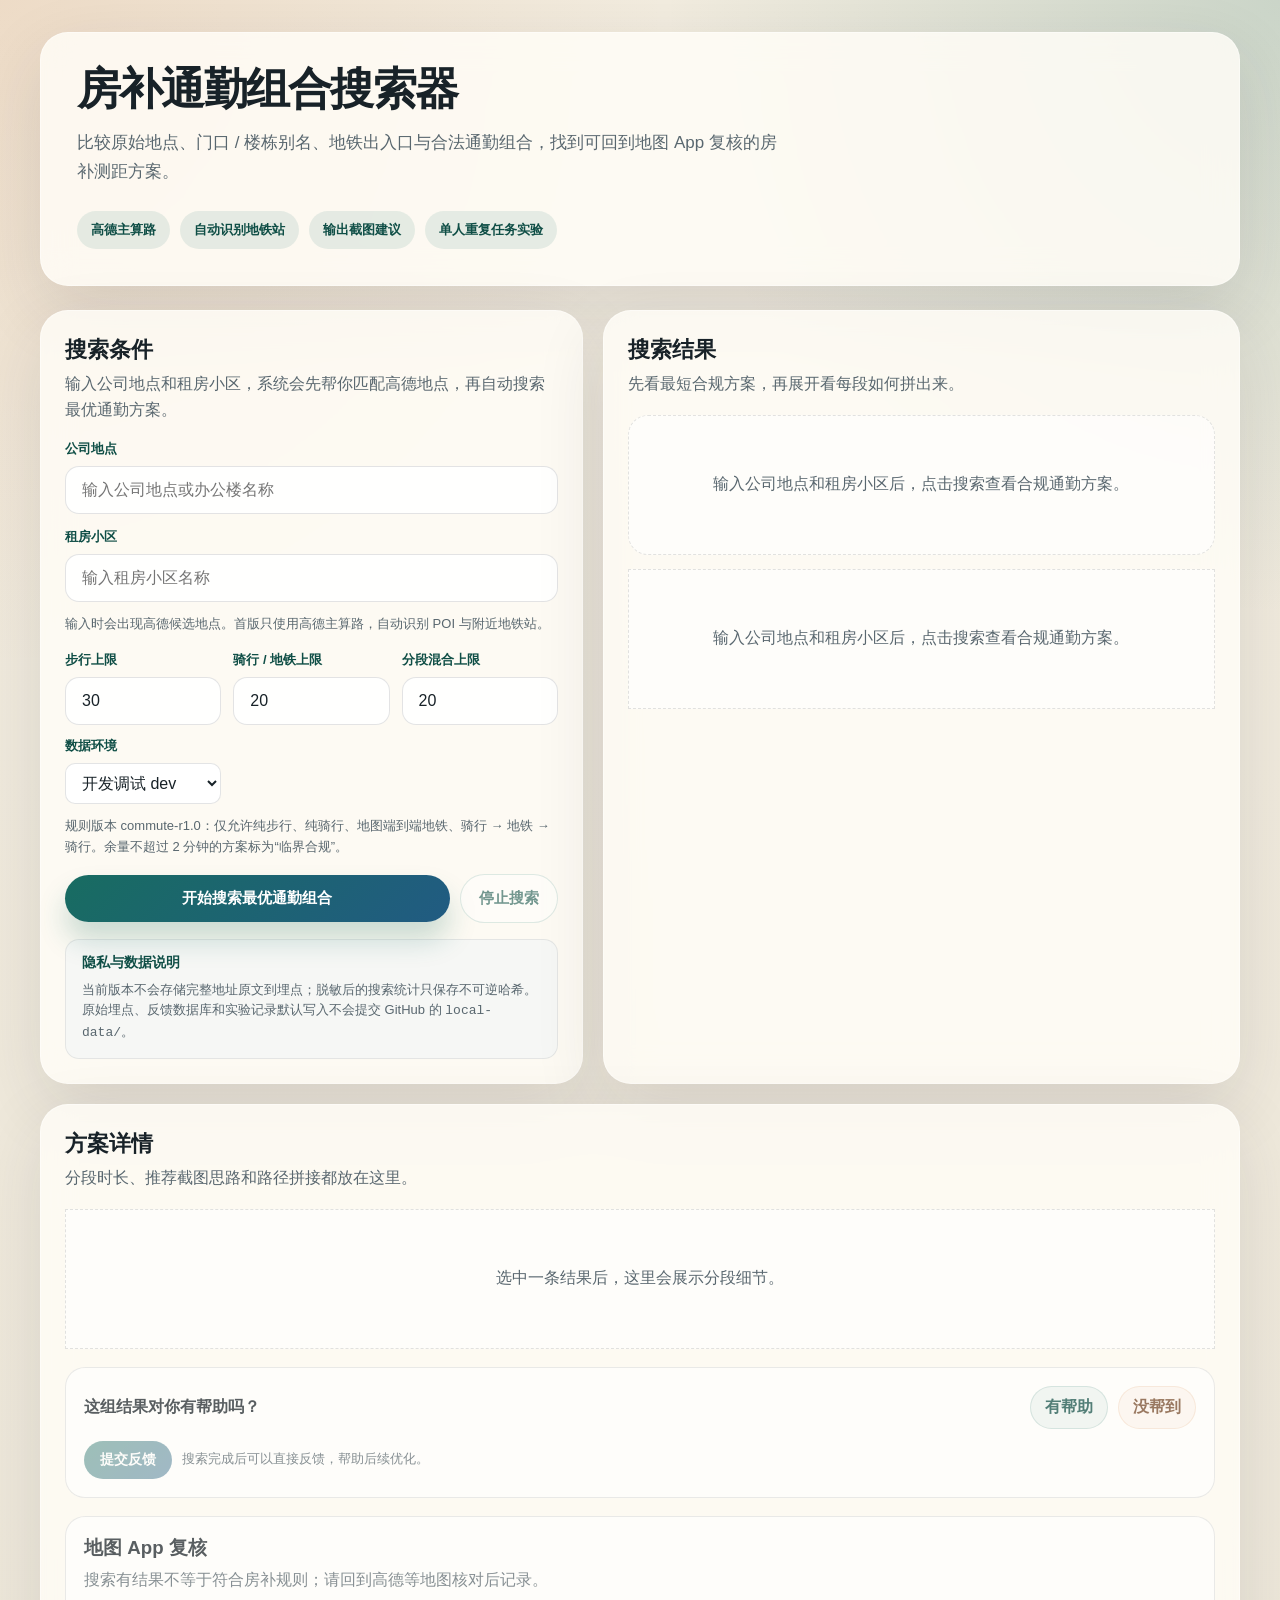
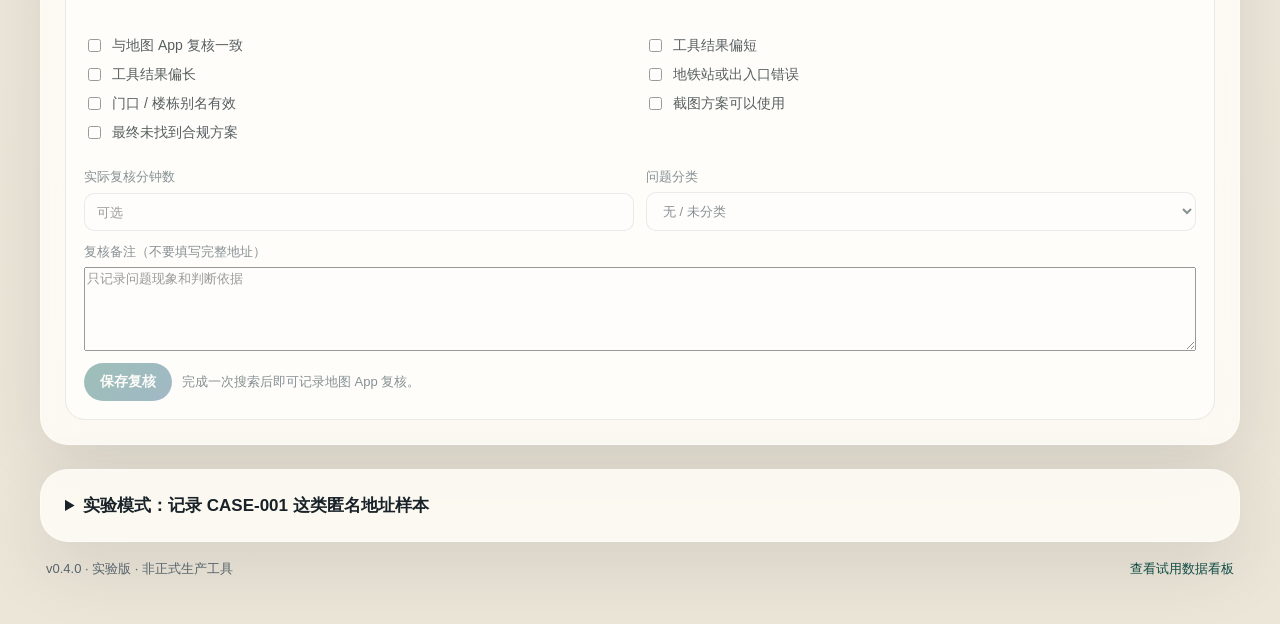
<file: app/index.html>
<!doctype html>
<html lang="zh-CN">
  <head>
    <meta charset="UTF-8" />
    <meta name="viewport" content="width=device-width, initial-scale=1.0" />
    <title>房补通勤组合搜索器</title>
    <link rel="stylesheet" href="./styles.css" />
  </head>
  <body>
    <div class="page-shell">
      <header class="hero">
        <div class="hero-copy">
          <h1>房补通勤组合搜索器</h1>
          <p class="hero-body">
            比较原始地点、门口 / 楼栋别名、地铁出入口与合法通勤组合，找到可回到地图 App 复核的房补测距方案。
          </p>
          <div class="hero-tags">
            <span>高德主算路</span>
            <span>自动识别地铁站</span>
            <span>输出截图建议</span>
            <span>单人重复任务实验</span>
          </div>
        </div>
      </header>

      <main class="workspace">
        <section class="panel query-panel">
          <div class="panel-heading">
            <h2>搜索条件</h2>
            <p>输入公司地点和租房小区，系统会先帮你匹配高德地点，再自动搜索最优通勤方案。</p>
          </div>

          <form id="search-form" class="query-form">
            <label class="search-field">
              <span>公司地点</span>
              <input id="office" name="office" placeholder="输入公司地点或办公楼名称" autocomplete="off" />
              <div id="office-suggestions" class="suggestion-list"></div>
            </label>

            <label class="search-field">
              <span>租房小区</span>
              <input id="home" name="home" placeholder="输入租房小区名称" autocomplete="off" />
              <div id="home-suggestions" class="suggestion-list"></div>
            </label>
            <p class="field-help">输入时会出现高德候选地点。首版只使用高德主算路，自动识别 POI 与附近地铁站。</p>

            <div class="rule-grid">
              <label>
                <span>步行上限</span>
                <input id="walk-limit" type="number" min="1" value="30" />
              </label>
              <label>
                <span>骑行 / 地铁上限</span>
                <input id="bike-subway-limit" type="number" min="1" value="20" />
              </label>
              <label>
                <span>分段混合上限</span>
                <input id="mixed-limit" type="number" min="1" value="20" />
              </label>
              <label>
                <span>数据环境</span>
                <select id="environment">
                  <option value="dev">开发调试 dev</option>
                  <option value="self_test">作者自测 self_test</option>
                  <option value="demo">演示 demo</option>
                  <option value="prod">未来正式 prod</option>
                </select>
              </label>
            </div>
            <p class="field-help">规则版本 commute-r1.0：仅允许纯步行、纯骑行、地图端到端地铁、骑行 → 地铁 → 骑行。余量不超过 2 分钟的方案标为“临界合规”。</p>

            <div class="search-actions">
              <button id="search-submit" type="submit" class="primary-button">开始搜索最优通勤组合</button>
              <button id="search-cancel" type="button" class="secondary-button" disabled>停止搜索</button>
            </div>
          </form>

          <section class="privacy-note" aria-label="隐私与数据说明">
            <h3>隐私与数据说明</h3>
            <p>当前版本不会存储完整地址原文到埋点；脱敏后的搜索统计只保存不可逆哈希。原始埋点、反馈数据库和实验记录默认写入不会提交 GitHub 的 <code>local-data/</code>。</p>
          </section>
        </section>

        <section class="panel result-panel">
          <div class="panel-heading">
            <h2>搜索结果</h2>
            <p>先看最短合规方案，再展开看每段如何拼出来。</p>
          </div>

          <div id="source-banner" class="source-banner"></div>
          <div id="summary-card" class="summary-card"></div>
          <div id="result-list" class="result-list"></div>
        </section>
      </main>

      <section class="panel detail-panel">
        <div class="panel-heading">
          <h2>方案详情</h2>
          <p>分段时长、推荐截图思路和路径拼接都放在这里。</p>
        </div>
        <div id="detail-view" class="detail-view"></div>
        <section id="feedback-panel" class="feedback-panel" aria-label="结果反馈">
          <div class="feedback-row">
            <strong>这组结果对你有帮助吗？</strong>
            <div class="feedback-actions">
              <button id="feedback-helpful" type="button" class="feedback-button">有帮助</button>
              <button id="feedback-unhelpful" type="button" class="feedback-button alt">没帮到</button>
            </div>
          </div>
          <div id="feedback-extra" class="feedback-extra hidden">
            <label for="feedback-note">具体还差什么？</label>
            <textarea id="feedback-note" placeholder="例如：门口识别不准、地铁站选错、没有搜出更短方案"></textarea>
          </div>
          <div class="feedback-submit-row">
            <button id="feedback-submit" type="button" class="primary-button small">提交反馈</button>
            <p id="feedback-status" class="feedback-status">搜索完成后可以直接反馈，帮助后续优化。</p>
          </div>
        </section>
        <section id="review-panel" class="feedback-panel review-panel disabled" aria-label="结果复核">
          <div class="panel-heading compact">
            <h3>地图 App 复核</h3>
            <p>搜索有结果不等于符合房补规则；请回到高德等地图核对后记录。</p>
          </div>
          <div id="review-outcomes" class="review-options">
            <label><input type="checkbox" value="map_consistent" /> 与地图 App 复核一致</label>
            <label><input type="checkbox" value="tool_shorter" /> 工具结果偏短</label>
            <label><input type="checkbox" value="tool_longer" /> 工具结果偏长</label>
            <label><input type="checkbox" value="station_or_exit_wrong" /> 地铁站或出入口错误</label>
            <label><input type="checkbox" value="alias_effective" /> 门口 / 楼栋别名有效</label>
            <label><input type="checkbox" value="screenshot_usable" /> 截图方案可以使用</label>
            <label><input type="checkbox" value="no_compliant_plan" /> 最终未找到合规方案</label>
          </div>
          <div class="review-fields">
            <label>实际复核分钟数<input id="review-minutes" type="number" min="0" placeholder="可选" /></label>
            <label>问题分类<select id="review-issue"><option value="none">无 / 未分类</option><option value="duration">时长偏差</option><option value="station">站点 / 出入口</option><option value="alias">门口 / 楼栋别名</option><option value="screenshot">截图链路</option><option value="compliance">合规判断</option></select></label>
          </div>
          <label class="review-note">复核备注（不要填写完整地址）<textarea id="review-note" maxlength="300" placeholder="只记录问题现象和判断依据"></textarea></label>
          <div class="feedback-submit-row"><button id="review-submit" type="button" class="primary-button small">保存复核</button><p id="review-status" class="feedback-status"></p></div>
        </section>
      </section>

      <section class="panel experiment-panel">
        <details>
          <summary><strong>实验模式：记录 CASE-001 这类匿名地址样本</strong></summary>
          <p class="field-help">方法：同一批地址做人工搜索与工具搜索配对比较。这里不采集真实地址；重复提交同一 CASE 时，汇总使用最新记录。</p>
          <form id="experiment-form" class="experiment-form">
            <input type="hidden" name="request_id" />
            <input type="hidden" name="environment" />
            <input type="hidden" name="data_source" />
            <label>测试日期<input name="test_date" type="date" required /></label>
            <label>测试时段<select name="time_period" required><option value="weekday_peak">工作日高峰</option><option value="weekday_offpeak">工作日平峰</option><option value="weekend">周末</option></select></label>
            <label>匿名案例编号<input name="case_id" pattern="CASE-[0-9]{3,6}" placeholder="CASE-001" required /></label>
            <label>规则版本<input name="rule_version" value="commute-r1.0" readonly /></label>
            <label>人工搜索用时（秒）<input name="manual_search_seconds" type="number" min="0" step="0.1" required /></label>
            <label>人工尝试次数<input name="manual_attempt_count" type="number" min="0" required /></label>
            <label>人工最优时间（分钟）<input name="manual_best_minutes" type="number" min="0" step="0.1" /></label>
            <label>工具搜索用时（秒）<input name="tool_search_seconds" type="number" min="0" step="0.01" /></label>
            <label>工具最优时间（分钟）<input name="tool_best_minutes" type="number" min="0" step="0.1" /></label>
            <fieldset><legend>实验判断</legend><label><input name="tool_search_success" type="checkbox" /> 实时搜索成功</label><label><input name="found_compliant_plan" type="checkbox" /> 找到合规方案</label><label><input name="matches_manual" type="checkbox" /> 与人工结果一致</label><label><input name="top1_valid" type="checkbox" /> Top-1 有效</label><label><input name="alias_improved" type="checkbox" /> 门口 / 楼栋 / 出入口带来改善</label><label><input name="false_compliance" type="checkbox" /> 错误合规</label></fieldset>
            <label class="wide">备注（不要填写完整地址）<textarea name="note" maxlength="300"></textarea></label>
            <button type="submit" class="primary-button small">保存脱敏实验记录</button>
          </form>
          <p id="experiment-status" class="feedback-status">搜索完成后会自动带入工具用时、最优时间和 request_id。</p>
        </details>
      </section>

      <footer class="page-footer">
        <span>v0.4.0 · 实验版 · 非正式生产工具</span>
        <a href="/stats">查看试用数据看板</a>
      </footer>
    </div>

    <script type="module" src="./app.js"></script>
  </body>
</html>
</file>
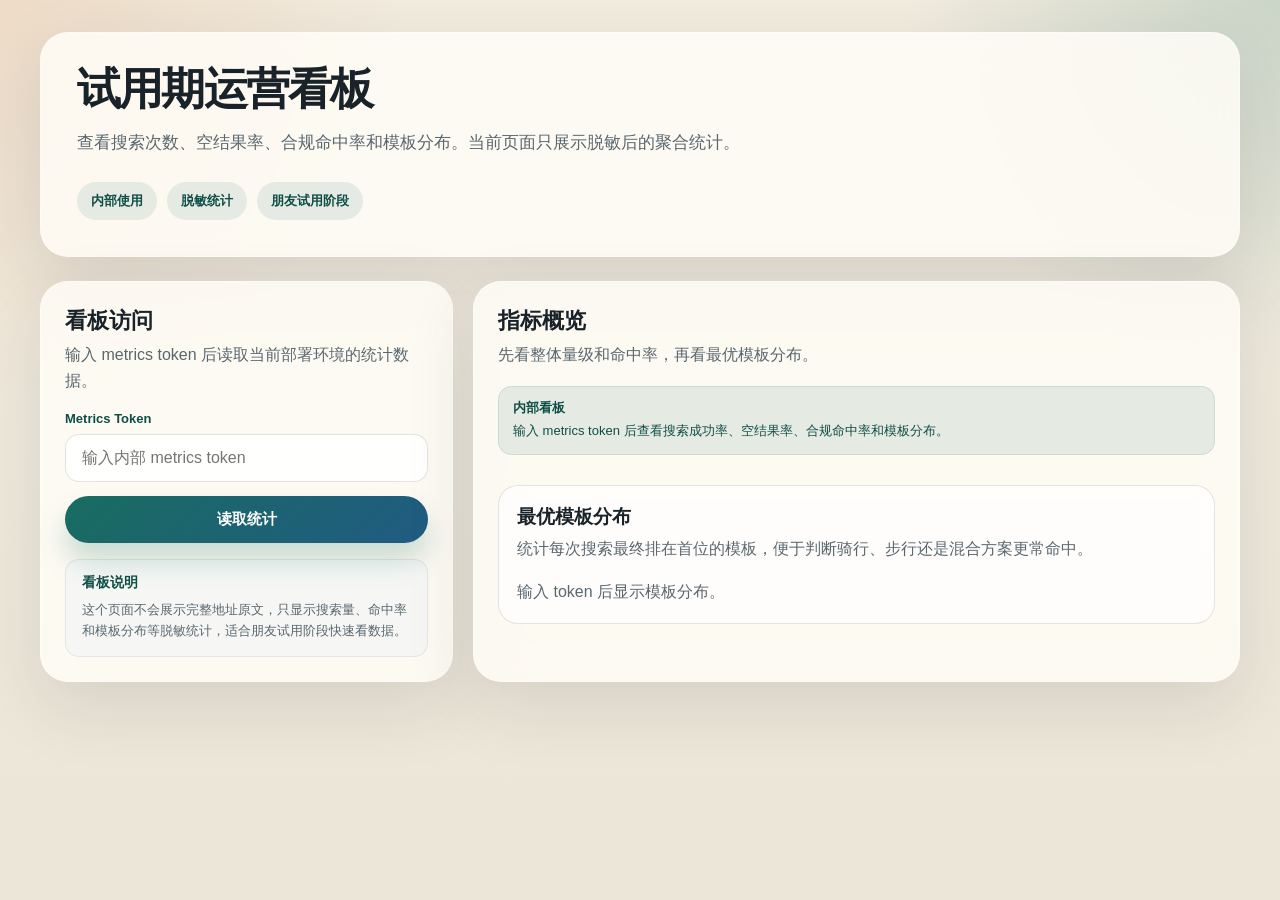
<file: app/metrics.html>
<!doctype html>
<html lang="zh-CN">
  <head>
    <meta charset="UTF-8" />
    <meta name="viewport" content="width=device-width, initial-scale=1.0" />
    <title>房补通勤组合搜索器 · 运营看板</title>
    <link rel="stylesheet" href="./styles.css" />
  </head>
  <body>
    <div class="page-shell">
      <header class="hero">
        <div class="hero-copy">
          <h1>试用期运营看板</h1>
          <p class="hero-body">查看搜索次数、空结果率、合规命中率和模板分布。当前页面只展示脱敏后的聚合统计。</p>
          <div class="hero-tags">
            <span>内部使用</span>
            <span>脱敏统计</span>
            <span>朋友试用阶段</span>
          </div>
        </div>
      </header>

      <main class="workspace metrics-workspace">
        <section class="panel query-panel">
          <div class="panel-heading">
            <h2>看板访问</h2>
            <p>输入 metrics token 后读取当前部署环境的统计数据。</p>
          </div>
          <form id="metrics-form" class="query-form">
            <label>
              <span>Metrics Token</span>
              <input id="metrics-token" name="metrics-token" placeholder="输入内部 metrics token" autocomplete="off" />
            </label>
            <button type="submit" class="primary-button">读取统计</button>
          </form>
          <section class="privacy-note" aria-label="看板说明">
            <h3>看板说明</h3>
            <p>这个页面不会展示完整地址原文，只显示搜索量、命中率和模板分布等脱敏统计，适合朋友试用阶段快速看数据。</p>
          </section>
        </section>

        <section class="panel result-panel">
          <div class="panel-heading">
            <h2>指标概览</h2>
            <p>先看整体量级和命中率，再看最优模板分布。</p>
          </div>
          <div id="metrics-banner" class="source-banner"></div>
          <div id="metrics-cards" class="metrics-grid"></div>
          <section class="metrics-panel">
            <div class="panel-heading compact">
              <h3>最优模板分布</h3>
              <p>统计每次搜索最终排在首位的模板，便于判断骑行、步行还是混合方案更常命中。</p>
            </div>
            <div id="template-breakdown" class="template-breakdown"></div>
          </section>
        </section>
      </main>
    </div>

    <script type="module" src="./metrics.js"></script>
  </body>
</html>
</file>
<file: app/styles.css>
:root {
  --bg: #f2ecdf;
  --bg-accent: #ded4bd;
  --panel: rgba(255, 253, 247, 0.84);
  --panel-strong: rgba(255, 255, 255, 0.92);
  --ink: #182228;
  --muted: #59676f;
  --line: rgba(24, 34, 40, 0.12);
  --accent: #186c61;
  --accent-deep: #0f4e46;
  --warm: #d58448;
  --good: #0c7a57;
  --bad: #9e4d35;
  --shadow: 0 24px 70px rgba(40, 45, 54, 0.12);
  --radius-xl: 28px;
  --radius-lg: 20px;
  --radius-md: 14px;
  --radius-sm: 10px;
  --font-display: "Iowan Old Style", "Palatino Linotype", "Times New Roman", serif;
  --font-body: "PingFang SC", "Hiragino Sans GB", "Noto Sans CJK SC", sans-serif;
}

* {
  box-sizing: border-box;
}

body {
  margin: 0;
  min-height: 100vh;
  font-family: var(--font-body);
  color: var(--ink);
  background:
    radial-gradient(circle at top left, rgba(213, 132, 72, 0.16), transparent 26%),
    radial-gradient(circle at top right, rgba(24, 108, 97, 0.18), transparent 24%),
    linear-gradient(180deg, var(--bg) 0%, #ece6d8 100%);
}

button,
input,
textarea {
  font: inherit;
}

button {
  font-family: inherit;
}

.page-shell {
  width: min(1200px, calc(100vw - 32px));
  margin: 0 auto;
  padding: 32px 0 48px;
}

.hero {
  display: block;
  margin-bottom: 24px;
}

.hero-copy,
.panel {
  background: var(--panel);
  border: 1px solid rgba(255, 255, 255, 0.4);
  backdrop-filter: blur(16px);
  border-radius: var(--radius-xl);
  box-shadow: var(--shadow);
}

.hero-copy {
  padding: 36px;
}

.hero h1 {
  margin: 0;
  font-family: var(--font-display);
  font-size: clamp(28px, 4.2vw, 44px);
  line-height: 0.96;
  letter-spacing: -0.04em;
}

.hero-body {
  max-width: 44rem;
  margin: 18px 0 0;
  color: var(--muted);
  font-size: 17px;
  line-height: 1.7;
}

.hero-tags {
  display: flex;
  flex-wrap: wrap;
  gap: 10px;
  margin-top: 24px;
}

.hero-tags span {
  padding: 10px 14px;
  border-radius: 999px;
  background: rgba(24, 108, 97, 0.1);
  color: var(--accent-deep);
  font-size: 13px;
  font-weight: 600;
}

.workspace {
  display: grid;
  grid-template-columns: minmax(0, 0.92fr) minmax(0, 1.08fr);
  gap: 20px;
}

.metrics-workspace {
  grid-template-columns: minmax(320px, 0.7fr) minmax(0, 1.3fr);
}

.panel {
  padding: 24px;
}

.panel-heading {
  display: flex;
  flex-direction: column;
  gap: 6px;
  margin-bottom: 18px;
}

.panel-heading h2 {
  margin: 0;
  font-size: 22px;
}

.panel-heading p {
  margin: 0;
  color: var(--muted);
  line-height: 1.6;
}

.query-form {
  display: grid;
  gap: 14px;
}

.query-form label {
  display: grid;
  gap: 8px;
}

.search-field {
  position: relative;
}

.query-form span {
  font-size: 13px;
  font-weight: 700;
  color: var(--accent-deep);
}

.query-form input,
.query-form textarea {
  width: 100%;
  border: 1px solid var(--line);
  border-radius: var(--radius-md);
  background: var(--panel-strong);
  padding: 14px 16px;
  color: var(--ink);
}

.query-form textarea {
  resize: vertical;
  min-height: 88px;
}

.suggestion-list {
  display: none;
  position: absolute;
  top: calc(100% + 6px);
  left: 0;
  right: 0;
  z-index: 5;
  padding: 6px;
  border-radius: var(--radius-md);
  background: rgba(255, 255, 255, 0.98);
  border: 1px solid var(--line);
  box-shadow: 0 18px 30px rgba(40, 45, 54, 0.12);
}

.suggestion-list.visible {
  display: grid;
  gap: 6px;
}

.suggestion-item {
  width: 100%;
  padding: 11px 12px;
  border: 0;
  border-radius: 12px;
  background: rgba(24, 108, 97, 0.06);
  color: var(--ink);
  text-align: left;
  cursor: pointer;
}

.suggestion-item strong,
.suggestion-item span {
  display: block;
}

.suggestion-item strong {
  font-size: 14px;
}

.suggestion-item span {
  margin-top: 4px;
  color: var(--muted);
  font-size: 12px;
  line-height: 1.5;
}

.field-help {
  margin: -2px 0 2px;
  color: var(--muted);
  font-size: 13px;
  line-height: 1.6;
}

.rule-grid {
  display: grid;
  grid-template-columns: repeat(3, minmax(0, 1fr));
  gap: 12px;
}

.primary-button {
  border: 0;
  border-radius: 999px;
  background: linear-gradient(135deg, var(--accent) 0%, #215b82 100%);
  color: white;
  padding: 14px 18px;
  font-size: 15px;
  font-weight: 700;
  cursor: pointer;
  box-shadow: 0 18px 28px rgba(24, 108, 97, 0.22);
}

.search-actions {
  display: flex;
  gap: 10px;
  align-items: center;
}

.search-actions .primary-button {
  flex: 1;
}

.secondary-button {
  border: 1px solid rgba(24, 108, 97, 0.24);
  border-radius: 999px;
  background: rgba(255, 255, 255, 0.8);
  color: var(--accent-deep);
  padding: 14px 18px;
  font-size: 15px;
  font-weight: 700;
  cursor: pointer;
}

.secondary-button:disabled,
.primary-button:disabled {
  cursor: not-allowed;
  opacity: 0.58;
  box-shadow: none;
}

.summary-card {
  min-height: 170px;
  border-radius: var(--radius-lg);
  padding: 22px;
  background:
    linear-gradient(135deg, rgba(24, 108, 97, 0.92), rgba(33, 91, 130, 0.92)),
    var(--accent);
  color: white;
}

.summary-card.compliant {
  background:
    linear-gradient(135deg, rgba(24, 108, 97, 0.94), rgba(15, 78, 70, 0.94)),
    var(--accent);
}

.summary-card.overtime {
  background:
    linear-gradient(135deg, rgba(158, 77, 53, 0.94), rgba(181, 111, 48, 0.94)),
    var(--bad);
}

.summary-card.empty,
.detail-view.empty,
.result-list.empty {
  display: grid;
  place-items: center;
  min-height: 140px;
  color: var(--muted);
  background: rgba(255, 255, 255, 0.56);
  border: 1px dashed var(--line);
}

.summary-grid {
  display: grid;
  grid-template-columns: repeat(3, minmax(0, 1fr));
  gap: 16px;
}

.summary-grid p,
.summary-grid h3,
.summary-grid strong {
  margin: 0;
}

.summary-lead {
  grid-column: 1 / -1;
}

.summary-lead h3 {
  margin-top: 6px;
  font-size: 36px;
  font-family: var(--font-display);
}

.summary-title {
  font-size: 13px;
  line-height: 1.2;
  opacity: 0.88;
  letter-spacing: 0.06em;
  text-transform: uppercase;
}

.summary-headline {
  margin: 0;
  font-size: clamp(24px, 3.2vw, 38px);
  line-height: 1.1;
  font-weight: 800;
  letter-spacing: -0.03em;
}

.status-good {
  color: #e3fff3;
}

.status-bad {
  color: #ffe5db;
}

.source-banner {
  display: grid;
  gap: 4px;
  margin-bottom: 14px;
  padding: 12px 14px;
  border-radius: var(--radius-md);
  background: rgba(24, 108, 97, 0.1);
  color: var(--accent-deep);
  border: 1px solid rgba(24, 108, 97, 0.12);
}

.source-banner strong,
.source-banner span {
  display: block;
}

.source-banner strong {
  font-size: 13px;
}

.source-banner span {
  font-size: 13px;
  line-height: 1.6;
}

.source-banner.demo,
.source-banner.warning {
  background: rgba(213, 132, 72, 0.12);
  color: #724627;
  border-color: rgba(213, 132, 72, 0.18);
}

.source-banner.hidden {
  display: none;
}

.summary-segments {
  grid-column: 1 / -1;
  display: grid;
  gap: 8px;
  margin-top: 6px;
}

.privacy-note {
  margin-top: 16px;
  padding: 14px 16px;
  border-radius: var(--radius-md);
  background: rgba(245, 247, 244, 0.9);
  border: 1px solid rgba(24, 34, 40, 0.08);
}

.privacy-note h3,
.privacy-note p {
  margin: 0;
}

.privacy-note h3 {
  font-size: 14px;
  color: var(--accent-deep);
}

.privacy-note p {
  margin-top: 8px;
  color: var(--muted);
  line-height: 1.6;
  font-size: 13px;
}

.summary-strategy-note,
.detail-strategy-note {
  margin: 0;
  color: var(--accent-deep);
  font-size: 13px;
  line-height: 1.6;
}

.summary-strategy-note {
  grid-column: 1 / -1;
  padding: 10px 12px;
  border-radius: var(--radius-md);
  background: rgba(24, 108, 97, 0.08);
}

.timing-banner {
  grid-column: 1 / -1;
  padding: 12px 14px;
  border-radius: var(--radius-md);
  background: rgba(24, 108, 97, 0.1);
  color: var(--accent-deep);
}

.accuracy-note {
  grid-column: 1 / -1;
  padding: 12px 14px;
  border-radius: var(--radius-md);
  background: rgba(213, 132, 72, 0.14);
  color: #724627;
  font-size: 13px;
  line-height: 1.6;
}

.near-miss-note {
  grid-column: 1 / -1;
  padding: 12px 14px;
  border-radius: var(--radius-md);
  background: rgba(255, 229, 219, 0.16);
  color: #fff4ed;
  font-size: 13px;
  line-height: 1.6;
  border: 1px solid rgba(255, 229, 219, 0.22);
}

.accuracy-note.detail {
  background: rgba(213, 132, 72, 0.12);
}

.timing-banner strong,
.timing-banner p {
  margin: 0;
}

.timing-banner p {
  margin-top: 6px;
  line-height: 1.6;
}

.summary-segment-line {
  margin: 0;
  font-size: 14px;
  line-height: 1.6;
}

.result-list {
  display: grid;
  gap: 12px;
  margin-top: 14px;
}

.plan-card {
  border: 1px solid var(--line);
  border-radius: var(--radius-lg);
  padding: 18px;
  background: rgba(255, 255, 255, 0.72);
  cursor: pointer;
  transition: transform 140ms ease, border-color 140ms ease, box-shadow 140ms ease;
}

.plan-card:hover,
.plan-card.active {
  transform: translateY(-2px);
  border-color: rgba(24, 108, 97, 0.28);
  box-shadow: 0 16px 30px rgba(40, 45, 54, 0.08);
}

.plan-card.compliant {
  border-color: rgba(12, 122, 87, 0.18);
}

.plan-card.overtime {
  border-color: rgba(158, 77, 53, 0.2);
}

.plan-head,
.plan-metrics,
.segment-ribbon,
.detail-head,
.detail-metrics {
  display: flex;
  flex-wrap: wrap;
  gap: 10px;
  align-items: center;
}

.plan-head {
  justify-content: space-between;
}

.plan-provider {
  font-size: 13px;
  font-weight: 800;
  letter-spacing: 0.12em;
  text-transform: uppercase;
  color: var(--accent-deep);
}

.plan-template {
  font-size: 18px;
  font-weight: 700;
}

.plan-headline {
  margin: 12px 0 0;
  font-size: 20px;
  line-height: 1.35;
  font-weight: 800;
  letter-spacing: -0.02em;
}

.pill {
  display: inline-flex;
  align-items: center;
  gap: 6px;
  padding: 7px 10px;
  border-radius: 999px;
  background: rgba(24, 108, 97, 0.1);
  color: var(--accent-deep);
  font-size: 12px;
  font-weight: 700;
}

.pill.bad {
  background: rgba(158, 77, 53, 0.1);
  color: var(--bad);
}

.plan-metrics {
  margin-top: 12px;
  color: var(--muted);
  font-size: 14px;
}

.plan-route,
.plan-transfer {
  margin: 10px 0 0;
  color: var(--ink);
  line-height: 1.6;
}

.plan-transfer {
  color: var(--muted);
  font-size: 13px;
}

.plan-near-miss {
  margin: 10px 0 0;
  padding: 10px 12px;
  border-radius: var(--radius-md);
  background: rgba(158, 77, 53, 0.08);
  color: var(--bad);
  font-size: 13px;
  line-height: 1.6;
}

.segment-ribbon {
  margin-top: 14px;
}

.segment-chip {
  padding: 10px 12px;
  border-radius: var(--radius-sm);
  font-size: 13px;
  font-weight: 700;
  color: white;
}

.segment-chip.walk {
  background: #547980;
}

.segment-chip.bike {
  background: #1b7768;
}

.segment-chip.subway {
  background: #215b82;
}

.detail-panel {
  margin-top: 20px;
}

.detail-view {
  display: grid;
  gap: 18px;
}

.timing-panel {
  display: grid;
  gap: 14px;
  padding: 18px;
  border-radius: var(--radius-lg);
  background: rgba(255, 255, 255, 0.78);
  border: 1px solid var(--line);
}

.timing-highlight {
  padding: 12px 14px;
  border-radius: var(--radius-md);
  background: rgba(24, 108, 97, 0.1);
  color: var(--accent-deep);
  font-weight: 700;
}

.timing-grid {
  display: grid;
  grid-template-columns: repeat(auto-fit, minmax(220px, 1fr));
  gap: 12px;
}

.timing-card {
  padding: 14px;
  border-radius: var(--radius-md);
  background: rgba(245, 247, 244, 0.92);
  border: 1px solid rgba(24, 34, 40, 0.08);
}

.timing-card.late {
  background: rgba(158, 77, 53, 0.08);
  border-color: rgba(158, 77, 53, 0.12);
}

.timing-card strong,
.timing-card p {
  display: block;
  margin: 0;
}

.timing-card p {
  margin-top: 6px;
  color: var(--muted);
  line-height: 1.6;
}

.metrics-grid {
  display: grid;
  grid-template-columns: repeat(3, minmax(0, 1fr));
  gap: 12px;
}

.metric-card,
.metrics-panel {
  border-radius: var(--radius-lg);
  border: 1px solid var(--line);
  background: rgba(255, 255, 255, 0.74);
}

.metric-card {
  padding: 16px;
}

.metric-card p,
.metric-card strong,
.metric-card span {
  display: block;
  margin: 0;
}

.metric-card p {
  color: var(--muted);
  font-size: 13px;
}

.metric-card strong {
  margin-top: 8px;
  font-size: 28px;
  font-family: var(--font-display);
}

.metric-card span {
  margin-top: 8px;
  color: var(--muted);
  font-size: 12px;
  line-height: 1.6;
}

.metrics-panel {
  margin-top: 16px;
  padding: 18px;
}

.template-breakdown {
  display: grid;
  gap: 10px;
}

.template-row {
  display: flex;
  align-items: center;
  justify-content: space-between;
  gap: 16px;
  padding: 12px 14px;
  border-radius: var(--radius-md);
  background: rgba(24, 108, 97, 0.08);
}

.template-row span,
.template-row strong {
  margin: 0;
}

.template-row span {
  color: var(--ink);
}

.template-row strong {
  color: var(--accent-deep);
}

.metric-empty {
  margin: 0;
  color: var(--muted);
  line-height: 1.6;
}

.insight-list {
  display: grid;
  gap: 12px;
}

.insight-card {
  padding: 16px;
  border-radius: var(--radius-lg);
  border: 1px solid rgba(24, 108, 97, 0.14);
  background: rgba(255, 255, 255, 0.74);
}

.insight-head {
  display: flex;
  align-items: center;
  gap: 10px;
}

.insight-rank {
  display: inline-flex;
  align-items: center;
  justify-content: center;
  min-width: 28px;
  height: 28px;
  border-radius: 999px;
  background: rgba(24, 108, 97, 0.12);
  color: var(--accent-deep);
  font-weight: 800;
  font-size: 12px;
}

.insight-card h3,
.insight-card p,
.insight-card span {
  margin: 0;
}

.insight-card h3 {
  font-size: 16px;
}

.insight-card p {
  margin-top: 10px;
  color: var(--ink);
  line-height: 1.6;
}

.insight-card span {
  display: block;
  margin-top: 8px;
  color: var(--muted);
  font-size: 12px;
  line-height: 1.6;
}

.detail-hero {
  border-radius: var(--radius-lg);
  background: rgba(255, 255, 255, 0.7);
  border: 1px solid var(--line);
  padding: 20px;
}

.detail-head {
  flex-direction: column;
  align-items: flex-start;
}

.detail-head h3 {
  margin: 0;
  font-size: clamp(24px, 3vw, 32px);
  line-height: 1.15;
}

.detail-template {
  margin: 0;
  color: var(--muted);
  font-size: 13px;
  letter-spacing: 0.06em;
  text-transform: uppercase;
}

.near-miss-inline {
  padding: 10px 12px;
  border-radius: var(--radius-md);
  background: rgba(158, 77, 53, 0.08);
  color: var(--bad);
}

.detail-steps {
  display: grid;
  gap: 12px;
}

.detail-step {
  display: grid;
  grid-template-columns: 92px minmax(0, 1fr);
  gap: 12px;
  padding: 14px;
  border-radius: var(--radius-md);
  background: rgba(255, 255, 255, 0.74);
  border: 1px solid rgba(24, 34, 40, 0.08);
}

.step-mode {
  padding: 10px;
  border-radius: var(--radius-sm);
  color: white;
  text-align: center;
  font-weight: 800;
}

.step-copy strong,
.step-copy p {
  display: block;
  margin: 0;
}

.step-copy p {
  margin-top: 6px;
  color: var(--muted);
  line-height: 1.6;
}

.checklist-panel {
  display: grid;
  gap: 14px;
  padding: 18px;
  border-radius: var(--radius-lg);
  background: rgba(255, 255, 255, 0.78);
  border: 1px solid var(--line);
}

.panel-heading.compact h3,
.panel-heading.compact p {
  margin: 0;
}

.checklist-steps {
  display: grid;
  gap: 12px;
}

.checklist-step {
  display: grid;
  grid-template-columns: 38px minmax(0, 1fr);
  gap: 12px;
  padding: 14px;
  border-radius: var(--radius-md);
  border: 1px solid rgba(24, 34, 40, 0.08);
  background: rgba(245, 247, 244, 0.92);
}

.checklist-index {
  display: grid;
  place-items: center;
  width: 38px;
  height: 38px;
  border-radius: 999px;
  background: rgba(24, 108, 97, 0.12);
  color: var(--accent-deep);
  font-size: 15px;
  font-weight: 800;
}

.checklist-copy strong,
.checklist-copy p {
  display: block;
  margin: 0;
}

.checklist-copy p {
  margin-top: 6px;
  color: var(--muted);
  line-height: 1.6;
}

.checklist-summary {
  padding: 14px 16px;
  border-radius: var(--radius-md);
  background: rgba(24, 108, 97, 0.1);
  color: var(--accent-deep);
}

.checklist-summary strong,
.checklist-summary p {
  margin: 0;
}

.checklist-summary p {
  margin-top: 6px;
  line-height: 1.6;
}

.hint-box {
  padding: 16px 18px;
  border-radius: var(--radius-md);
  background: rgba(213, 132, 72, 0.12);
  color: #724627;
  line-height: 1.7;
}

.feedback-panel {
  display: grid;
  gap: 12px;
  margin-top: 18px;
  padding: 18px;
  border-radius: var(--radius-lg);
  border: 1px solid var(--line);
  background: rgba(255, 255, 255, 0.78);
}

.feedback-panel.disabled {
  opacity: 0.72;
}

.feedback-row,
.feedback-submit-row,
.feedback-actions {
  display: flex;
  flex-wrap: wrap;
  align-items: center;
  gap: 10px;
}

.feedback-row {
  justify-content: space-between;
}

.feedback-button {
  border: 1px solid rgba(24, 108, 97, 0.18);
  border-radius: 999px;
  background: rgba(24, 108, 97, 0.08);
  color: var(--accent-deep);
  padding: 10px 14px;
  font-weight: 700;
  cursor: pointer;
}

.feedback-button.alt {
  background: rgba(213, 132, 72, 0.08);
  color: #724627;
  border-color: rgba(213, 132, 72, 0.18);
}

.feedback-button.active {
  background: linear-gradient(135deg, var(--accent) 0%, #215b82 100%);
  color: white;
  border-color: transparent;
}

.feedback-extra {
  display: grid;
  gap: 8px;
}

.feedback-extra.hidden {
  display: none;
}

.feedback-extra label {
  font-size: 13px;
  font-weight: 700;
  color: var(--accent-deep);
}

.feedback-status {
  margin: 0;
  color: var(--muted);
  line-height: 1.6;
  font-size: 13px;
}

.primary-button.small {
  padding: 10px 16px;
  font-size: 14px;
}

.stats-table-wrap {
  overflow-x: auto;
}

.stats-table {
  width: 100%;
  border-collapse: collapse;
  background: rgba(255, 255, 255, 0.74);
  border: 1px solid var(--line);
  border-radius: var(--radius-lg);
  overflow: hidden;
}

.stats-table th,
.stats-table td {
  padding: 12px 14px;
  text-align: left;
  border-bottom: 1px solid rgba(24, 34, 40, 0.08);
  font-size: 14px;
}

.stats-table th {
  background: rgba(24, 108, 97, 0.08);
  color: var(--accent-deep);
}

.stats-table tbody tr:last-child td {
  border-bottom: 0;
}

.stats-footnote {
  margin: 14px 0 0;
  color: var(--muted);
  font-size: 13px;
  line-height: 1.6;
}

.status-boundary { color: #a15c00; }

.candidate-compare,
.rule-exclusions {
  display: grid;
  gap: 6px;
  padding: 12px 14px;
  border-radius: 12px;
  background: rgba(255, 255, 255, 0.72);
}

.candidate-compare span,
.rule-exclusions span { font-size: 13px; color: var(--muted); }
.rule-exclusions { border-left: 3px solid #d27a34; }

.review-panel { margin-top: 18px; }
.review-options { display: grid; grid-template-columns: repeat(2, minmax(0, 1fr)); gap: 10px; margin: 14px 0; }
.review-options label,
.experiment-form fieldset label { display: flex; align-items: center; gap: 8px; font-size: 14px; }
.review-fields { display: grid; grid-template-columns: repeat(2, minmax(0, 1fr)); gap: 12px; }
.review-fields label,
.review-note { display: grid; gap: 6px; font-size: 13px; color: var(--muted); }
.review-fields input,
.review-fields select,
.query-form select,
.stats-filter select,
.experiment-form input,
.experiment-form select,
.experiment-form textarea {
  width: 100%; border: 1px solid var(--line); border-radius: 10px; padding: 10px 12px;
  background: #fff; color: var(--text); font: inherit; box-sizing: border-box;
}
.review-note textarea { min-height: 84px; }

.experiment-panel { margin-top: 24px; }
.experiment-panel summary { cursor: pointer; font-size: 17px; }
.experiment-form { display: grid; grid-template-columns: repeat(3, minmax(0, 1fr)); gap: 12px; margin-top: 16px; }
.experiment-form > label { display: grid; gap: 6px; font-size: 13px; color: var(--muted); }
.experiment-form fieldset { grid-column: 1 / -1; display: grid; grid-template-columns: repeat(3, minmax(0, 1fr)); gap: 10px; border: 1px solid var(--line); border-radius: 12px; }
.experiment-form .wide { grid-column: 1 / -1; }
.experiment-form textarea { min-height: 72px; }
.stats-filter { display: grid; gap: 6px; max-width: 420px; margin-bottom: 16px; font-size: 13px; color: var(--muted); }
.experiment-metrics { grid-template-columns: repeat(4, minmax(0, 1fr)); }

@media (max-width: 760px) {
  .review-options,
  .review-fields,
  .experiment-form,
  .experiment-form fieldset,
  .experiment-metrics { grid-template-columns: 1fr; }
}

.page-footer {
  display: flex;
  flex-wrap: wrap;
  justify-content: space-between;
  gap: 12px;
  margin-top: 18px;
  padding: 0 6px;
  color: var(--muted);
  font-size: 13px;
}

.page-footer a {
  color: var(--accent-deep);
  text-decoration: none;
}

.page-footer a:hover {
  text-decoration: underline;
}

@media (max-width: 980px) {
  .workspace {
    grid-template-columns: 1fr;
  }

  .rule-grid,
  .summary-grid {
    grid-template-columns: 1fr;
  }

  .metrics-grid {
    grid-template-columns: 1fr 1fr;
  }

  .feedback-row,
  .feedback-submit-row,
  .page-footer {
    flex-direction: column;
    align-items: flex-start;
  }
}

@media (max-width: 640px) {
  .page-shell {
    width: min(100vw - 20px, 1200px);
    padding-top: 20px;
  }

  .hero-copy,
  .panel {
    padding: 18px;
    border-radius: 22px;
  }

  .hero h1 {
    font-size: 30px;
  }

  .metrics-grid {
    grid-template-columns: 1fr;
  }
}
</file>
